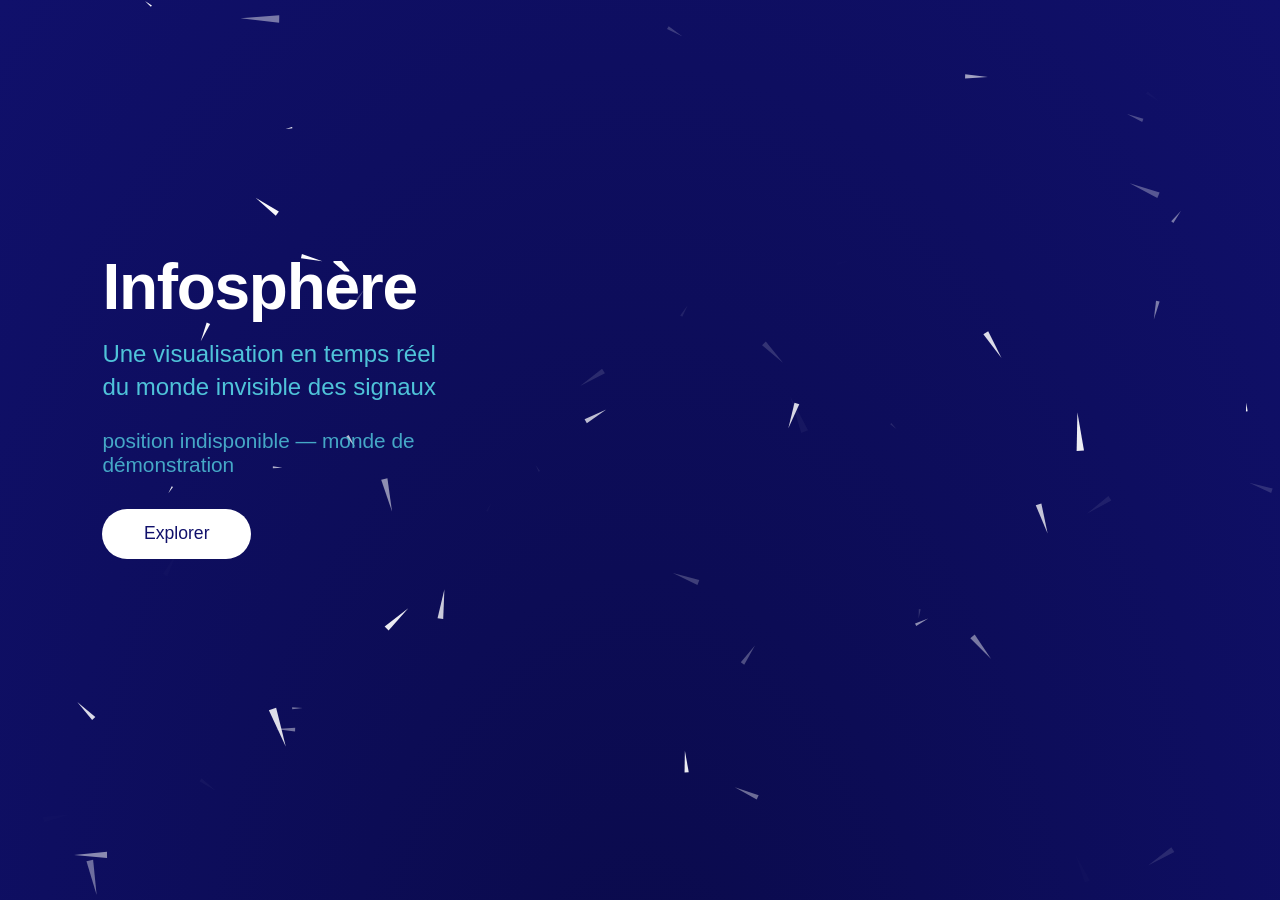
<file: index.html>
<!DOCTYPE html>
<html lang="fr">
<head>
  <meta charset="UTF-8">
  <meta name="viewport" content="width=device-width, initial-scale=1.0, maximum-scale=1.0, user-scalable=no, viewport-fit=cover">
  <meta name="theme-color" content="#10106b">
  <meta name="mobile-web-app-capable" content="yes">
  <meta name="apple-mobile-web-app-capable" content="yes">
  <meta name="apple-mobile-web-app-status-bar-style" content="black-translucent">
  <title>Infosphère — Visualisation des signaux</title>
  <meta name="description" content="Une visualisation 360° en temps réel du monde invisible des signaux numériques : antennes cellulaires, satellites GPS et routeurs Wi-Fi autour de vous.">
  <link rel="manifest" href="manifest.webmanifest">
  <link rel="stylesheet" href="style.css">
</head>
<body>
  <!-- Écran d'accueil -->
  <div id="splash">
    <canvas id="splash-canvas"></canvas>
    <div class="splash-content">
      <h1>Infosphère</h1>
      <p class="subtitle">Une visualisation en temps réel<br>du monde invisible des signaux</p>
      <p id="splash-status">initialisation…</p>
      <button id="start-btn" hidden>Explorer</button>
    </div>
  </div>

  <!-- Vue principale -->
  <main id="app" hidden>
    <canvas id="scene"></canvas>

    <header id="hud">
      <div id="hud-counts">
        <span class="hud-item"><i class="dot dot-cell"></i><span id="count-cell">0</span> antennes</span>
        <span class="hud-item"><i class="dot dot-wifi"></i><span id="count-wifi">0</span> Wi-Fi</span>
        <span class="hud-item"><i class="dot dot-sat"></i><span id="count-sat">0</span> satellites</span>
      </div>
      <div id="hud-coords">—</div>
    </header>

    <div id="compass"><span id="compass-deg">0°</span><span id="compass-dir">N</span></div>

    <!-- Fiche d'information d'un signal -->
    <div id="info-card" hidden>
      <button id="info-close" aria-label="Fermer">×</button>
      <h2 id="info-title">—</h2>
      <p id="info-detail">—</p>
    </div>

    <footer id="hint">Tournez sur vous-même pour explorer · touchez un signal pour les détails</footer>
  </main>

  <script type="module" src="app.js"></script>
</body>
</html>
</file>
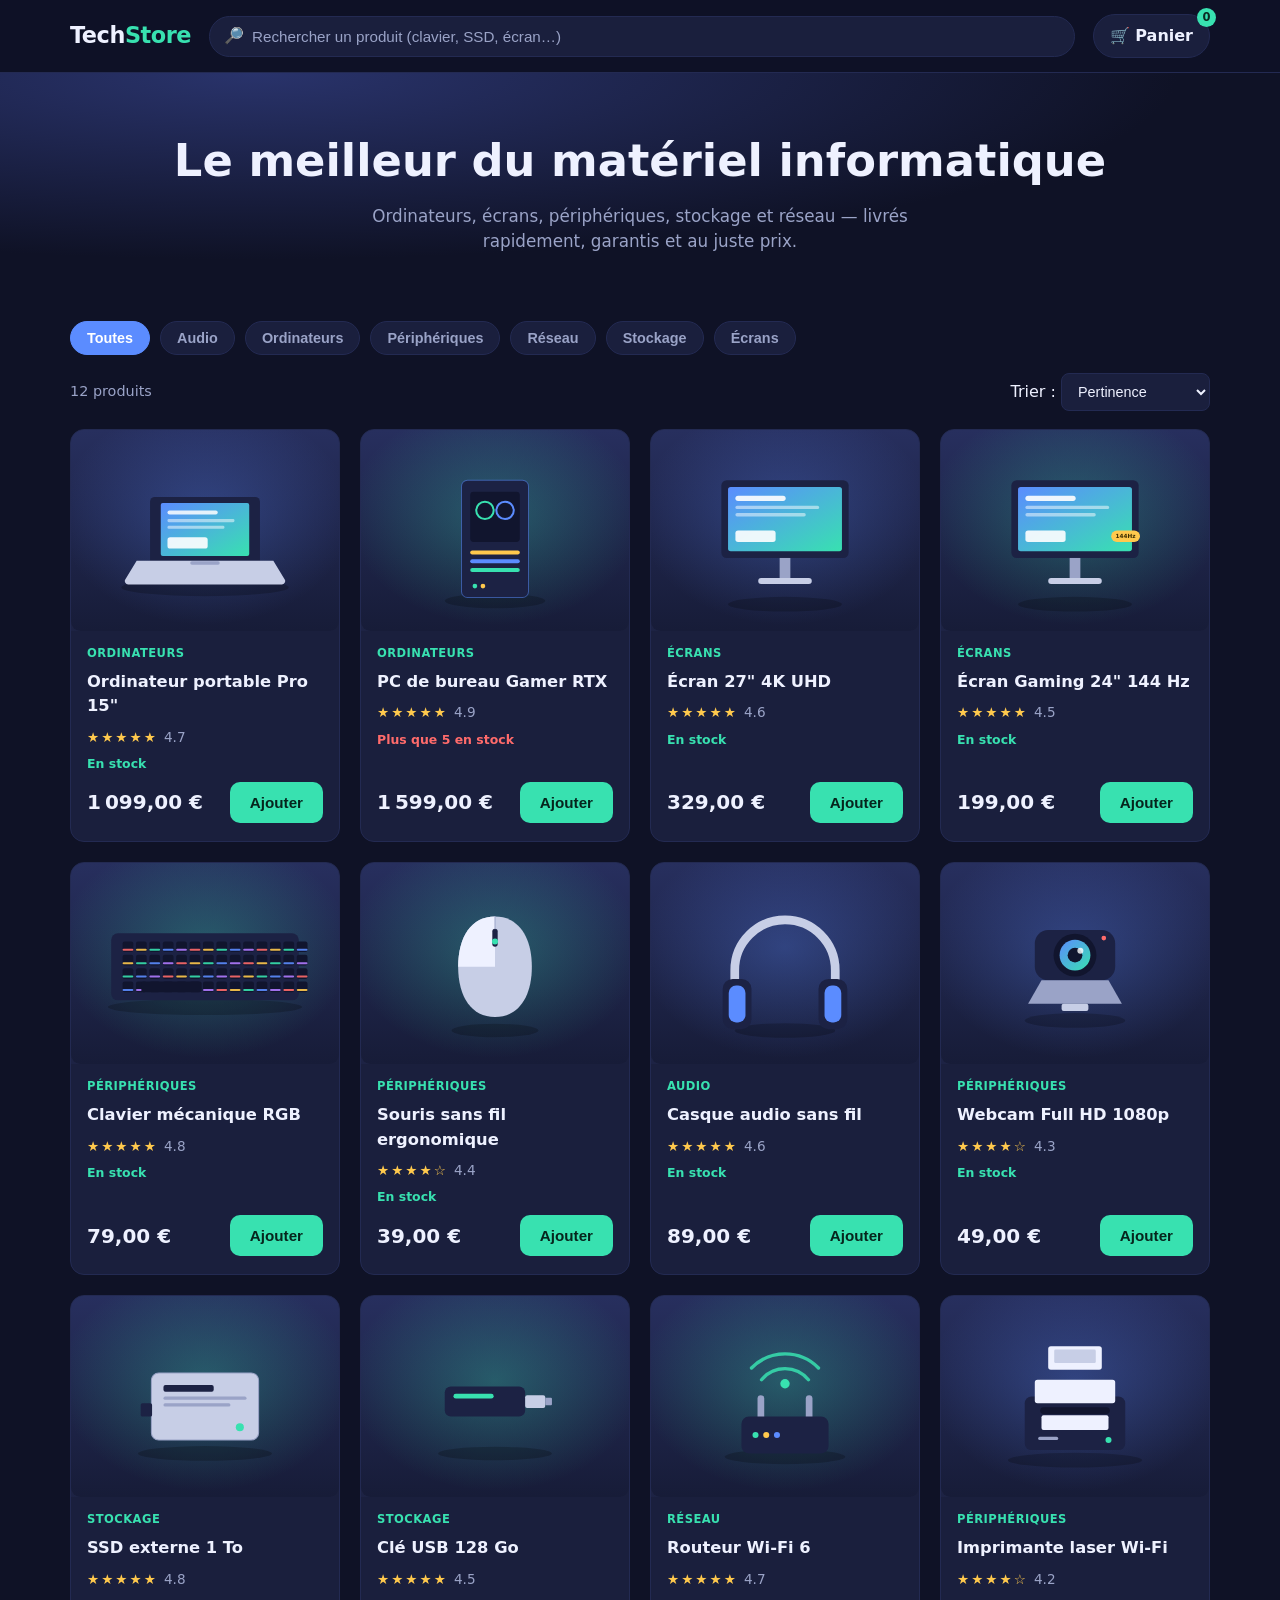
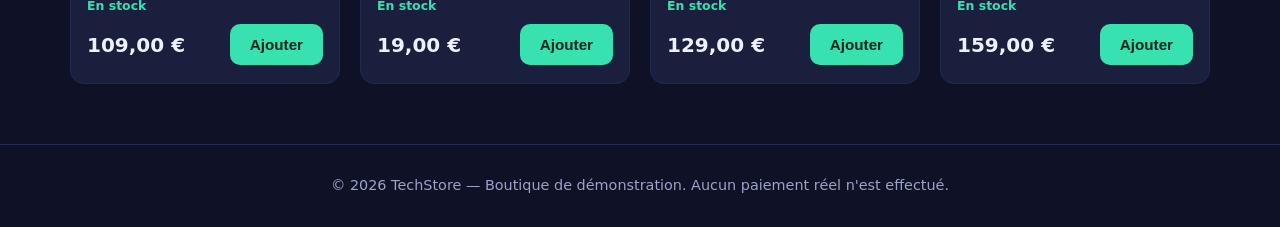
<file: boutique/index.html>
<!DOCTYPE html>
<html lang="fr">
<head>
  <meta charset="UTF-8">
  <meta name="viewport" content="width=device-width, initial-scale=1.0">
  <title>TechStore — Matériel informatique</title>
  <meta name="description" content="Boutique en ligne de matériel informatique : ordinateurs, écrans, périphériques, stockage et réseau à prix malins.">
  <link rel="stylesheet" href="style.css">
</head>
<body>
  <header class="site-header">
    <div class="header-row">
      <a href="index.html" class="logo">Tech<span class="dot">Store</span></a>
      <div class="recherche">
        <span aria-hidden="true">🔎</span>
        <input id="recherche" type="search" placeholder="Rechercher un produit (clavier, SSD, écran…)" autocomplete="off">
      </div>
      <div class="header-actions">
        <a href="panier.html" class="btn-panier">
          🛒 Panier
          <span class="badge" data-badge-panier hidden>0</span>
        </a>
      </div>
    </div>
  </header>

  <section class="hero">
    <h1>Le meilleur du matériel informatique</h1>
    <p>Ordinateurs, écrans, périphériques, stockage et réseau — livrés rapidement, garantis et au juste prix.</p>
  </section>

  <main class="conteneur">
    <div id="filtres" class="filtres"><!-- chips de catégories injectées en JS --></div>

    <div class="barre-tri">
      <span class="compte" id="compte">—</span>
      <label>
        Trier :
        <select id="tri">
          <option value="pertinence">Pertinence</option>
          <option value="prix-asc">Prix croissant</option>
          <option value="prix-desc">Prix décroissant</option>
          <option value="note">Mieux notés</option>
        </select>
      </label>
    </div>

    <div id="grille" class="grille"><!-- cartes injectées en JS --></div>
  </main>

  <footer class="site-footer">
    <div class="conteneur">© 2026 TechStore — Boutique de démonstration. Aucun paiement réel n'est effectué.</div>
  </footer>

  <script src="data.js"></script>
  <script src="boutique.js"></script>
</body>
</html>
</file>
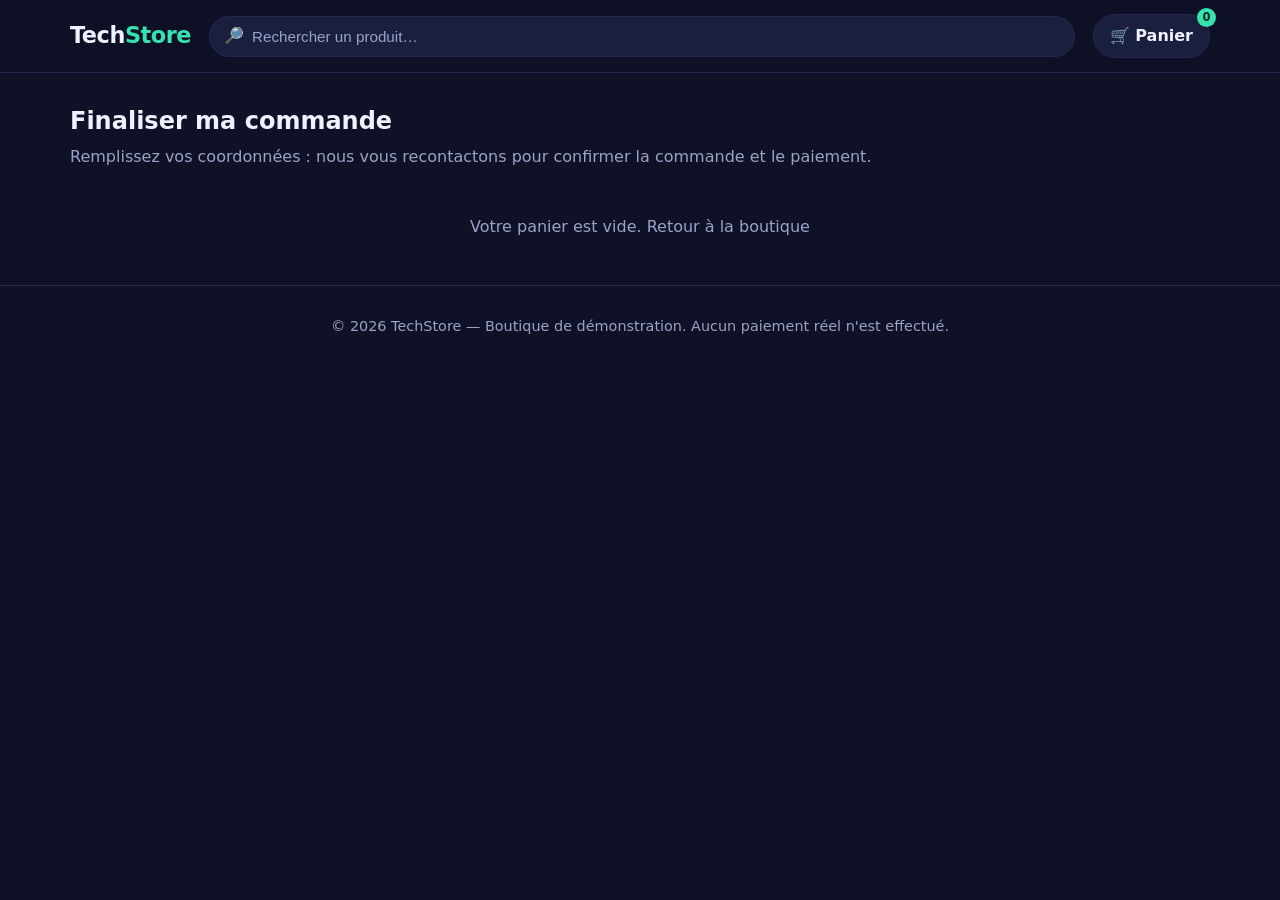
<file: boutique/contact.html>
<!DOCTYPE html>
<html lang="fr">
<head>
  <meta charset="UTF-8">
  <meta name="viewport" content="width=device-width, initial-scale=1.0">
  <title>Commande & contact — TechStore</title>
  <link rel="stylesheet" href="style.css">
</head>
<body>
  <header class="site-header">
    <div class="header-row">
      <a href="index.html" class="logo">Tech<span class="dot">Store</span></a>
      <div class="recherche">
        <span aria-hidden="true">🔎</span>
        <input id="recherche" type="search" placeholder="Rechercher un produit…" autocomplete="off">
      </div>
      <div class="header-actions">
        <a href="panier.html" class="btn-panier">
          🛒 Panier
          <span class="badge" data-badge-panier hidden>0</span>
        </a>
      </div>
    </div>
  </header>

  <main class="conteneur">
    <h1 class="section-titre">Finaliser ma commande</h1>
    <p style="color:var(--muted);margin-top:0">
      Remplissez vos coordonnées : nous vous recontactons pour confirmer la commande et le paiement.
    </p>

    <div id="recap-commande"><!-- récapitulatif injecté en JS --></div>

    <form id="form-commande" class="form-grid" novalidate>
      <div class="champ-double">
        <div class="champ">
          <label for="prenom">Prénom *</label>
          <input id="prenom" name="prenom" required>
        </div>
        <div class="champ">
          <label for="nom">Nom *</label>
          <input id="nom" name="nom" required>
        </div>
      </div>
      <div class="champ-double">
        <div class="champ">
          <label for="email">E-mail *</label>
          <input id="email" name="email" type="email" required>
        </div>
        <div class="champ">
          <label for="tel">Téléphone</label>
          <input id="tel" name="tel" type="tel">
        </div>
      </div>
      <div class="champ">
        <label for="adresse">Adresse de livraison *</label>
        <input id="adresse" name="adresse" required>
      </div>
      <div class="champ-double">
        <div class="champ">
          <label for="cp">Code postal *</label>
          <input id="cp" name="cp" required>
        </div>
        <div class="champ">
          <label for="ville">Ville *</label>
          <input id="ville" name="ville" required>
        </div>
      </div>
      <div class="champ">
        <label for="message">Remarque (optionnel)</label>
        <textarea id="message" name="message" rows="3" placeholder="Instructions de livraison, question…"></textarea>
      </div>
      <button type="submit" class="btn btn-accent btn-block">Valider ma commande</button>
    </form>
  </main>

  <footer class="site-footer">
    <div class="conteneur">© 2026 TechStore — Boutique de démonstration. Aucun paiement réel n'est effectué.</div>
  </footer>

  <script src="data.js"></script>
  <script src="contact.js"></script>
</body>
</html>
</file>
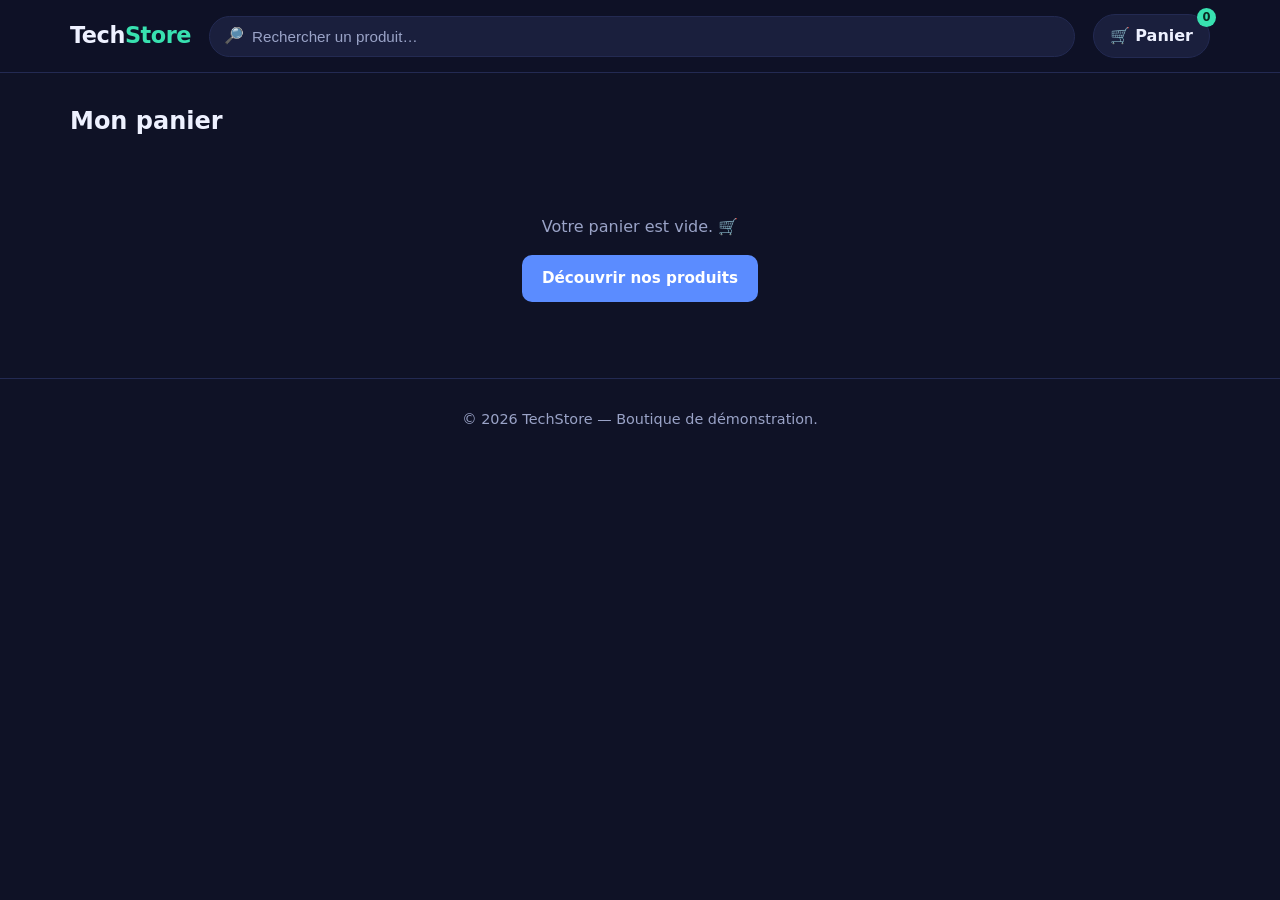
<file: boutique/panier.html>
<!DOCTYPE html>
<html lang="fr">
<head>
  <meta charset="UTF-8">
  <meta name="viewport" content="width=device-width, initial-scale=1.0">
  <title>Mon panier — TechStore</title>
  <link rel="stylesheet" href="style.css">
</head>
<body>
  <header class="site-header">
    <div class="header-row">
      <a href="index.html" class="logo">Tech<span class="dot">Store</span></a>
      <div class="recherche">
        <span aria-hidden="true">🔎</span>
        <input id="recherche" type="search" placeholder="Rechercher un produit…" autocomplete="off">
      </div>
      <div class="header-actions">
        <a href="panier.html" class="btn-panier">
          🛒 Panier
          <span class="badge" data-badge-panier hidden>0</span>
        </a>
      </div>
    </div>
  </header>

  <main class="conteneur">
    <h1 class="section-titre">Mon panier</h1>
    <div id="contenu"><!-- injecté en JS --></div>
  </main>

  <footer class="site-footer">
    <div class="conteneur">© 2026 TechStore — Boutique de démonstration.</div>
  </footer>

  <script src="data.js"></script>
  <script src="panier.js"></script>
</body>
</html>
</file>
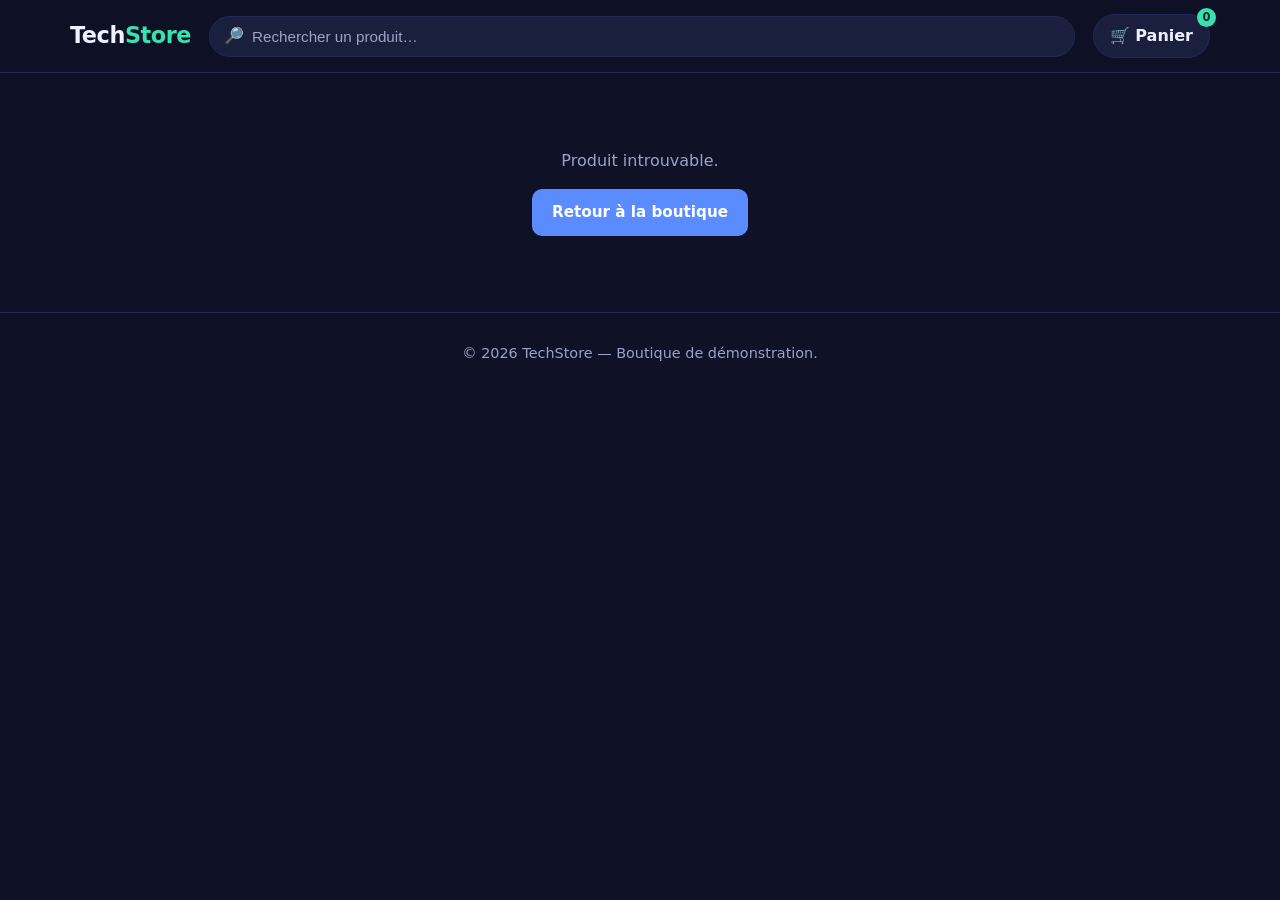
<file: boutique/produit.html>
<!DOCTYPE html>
<html lang="fr">
<head>
  <meta charset="UTF-8">
  <meta name="viewport" content="width=device-width, initial-scale=1.0">
  <title>Produit — TechStore</title>
  <link rel="stylesheet" href="style.css">
</head>
<body>
  <header class="site-header">
    <div class="header-row">
      <a href="index.html" class="logo">Tech<span class="dot">Store</span></a>
      <div class="recherche">
        <span aria-hidden="true">🔎</span>
        <input id="recherche" type="search" placeholder="Rechercher un produit…" autocomplete="off">
      </div>
      <div class="header-actions">
        <a href="panier.html" class="btn-panier">
          🛒 Panier
          <span class="badge" data-badge-panier hidden>0</span>
        </a>
      </div>
    </div>
  </header>

  <main class="conteneur" id="contenu">
    <!-- Injecté en JS selon l'identifiant du produit -->
  </main>

  <footer class="site-footer">
    <div class="conteneur">© 2026 TechStore — Boutique de démonstration.</div>
  </footer>

  <script src="data.js"></script>
  <script src="produit.js"></script>
</body>
</html>
</file>
<file: style.css>
:root {
  --bg: #10106b;
  --bg-deep: #0a0a4a;
  --ink: #ffffff;
  --accent: #4fc3d9;
  --cell: #ff8a5c;
  --wifi: #7ee8a2;
  --sat: #f5d76e;
}

* { margin: 0; padding: 0; box-sizing: border-box; }

html, body {
  height: 100%;
  overflow: hidden;
  background: var(--bg);
  color: var(--ink);
  font-family: "IBM Plex Sans", "Helvetica Neue", Arial, sans-serif;
  -webkit-tap-highlight-color: transparent;
  touch-action: none;
}

canvas { display: block; }

/* ---------- Splash ---------- */
#splash {
  position: fixed;
  inset: 0;
  z-index: 20;
  background: radial-gradient(ellipse at 50% 120%, var(--bg-deep), var(--bg));
}

#splash-canvas {
  position: absolute;
  inset: 0;
  width: 100%;
  height: 100%;
}

.splash-content {
  position: relative;
  z-index: 1;
  padding: 28vh 8vw 0;
  max-width: 560px;
}

.splash-content h1 {
  font-size: clamp(2.4rem, 11vw, 4rem);
  font-weight: 600;
  line-height: 1.1;
  letter-spacing: -0.02em;
}

.splash-content .subtitle {
  margin-top: 1rem;
  font-size: clamp(1.1rem, 5vw, 1.5rem);
  line-height: 1.35;
  color: var(--accent);
}

#splash-status {
  margin-top: 1.6rem;
  font-size: clamp(1rem, 4.5vw, 1.3rem);
  color: var(--accent);
  opacity: 0.85;
}

#start-btn {
  margin-top: 2rem;
  padding: 0.9rem 2.6rem;
  font-size: 1.1rem;
  font-family: inherit;
  color: var(--bg);
  background: var(--ink);
  border: none;
  border-radius: 999px;
  cursor: pointer;
}
#start-btn:active { transform: scale(0.97); }

/* ---------- HUD ---------- */
#app { position: fixed; inset: 0; }
#scene { position: absolute; inset: 0; width: 100%; height: 100%; }

#hud {
  position: absolute;
  top: 0; left: 0; right: 0;
  padding: calc(env(safe-area-inset-top, 0px) + 12px) 16px 10px;
  display: flex;
  justify-content: space-between;
  align-items: baseline;
  gap: 12px;
  font-size: 0.8rem;
  background: linear-gradient(rgba(10, 10, 74, 0.75), transparent);
  pointer-events: none;
}

#hud-counts { display: flex; flex-wrap: wrap; gap: 4px 14px; }
.hud-item { white-space: nowrap; opacity: 0.9; }
#hud-coords { font-variant-numeric: tabular-nums; opacity: 0.6; white-space: nowrap; }

.dot {
  display: inline-block;
  width: 8px; height: 8px;
  border-radius: 50%;
  margin-right: 5px;
}
.dot-cell { background: var(--cell); }
.dot-wifi { background: var(--wifi); }
.dot-sat  { background: var(--sat); }

#compass {
  position: absolute;
  top: calc(env(safe-area-inset-top, 0px) + 44px);
  right: 16px;
  text-align: right;
  font-variant-numeric: tabular-nums;
  font-size: 0.9rem;
  opacity: 0.7;
  pointer-events: none;
}
#compass-dir { margin-left: 6px; font-weight: 600; }

/* ---------- Info card ---------- */
#info-card {
  position: absolute;
  left: 16px; right: 16px;
  bottom: calc(env(safe-area-inset-bottom, 0px) + 56px);
  padding: 16px 44px 16px 18px;
  background: rgba(10, 10, 74, 0.92);
  border: 1px solid rgba(79, 195, 217, 0.4);
  border-radius: 12px;
  backdrop-filter: blur(6px);
}
#info-card h2 { font-size: 1.05rem; font-weight: 600; }
#info-card p { margin-top: 6px; font-size: 0.85rem; line-height: 1.45; opacity: 0.85; }

#info-close {
  position: absolute;
  top: 6px; right: 6px;
  width: 34px; height: 34px;
  font-size: 1.4rem;
  color: var(--ink);
  background: none;
  border: none;
  cursor: pointer;
  opacity: 0.7;
}

/* ---------- Hint ---------- */
#hint {
  position: absolute;
  left: 0; right: 0;
  bottom: calc(env(safe-area-inset-bottom, 0px) + 14px);
  text-align: center;
  font-size: 0.75rem;
  opacity: 0.55;
  pointer-events: none;
  transition: opacity 1.2s;
}
#hint.faded { opacity: 0; }

[hidden] { display: none !important; }
</file>
<file: boutique/style.css>
/* TechStore — feuille de style commune à toutes les pages */

:root {
  --bg: #0f1226;
  --surface: #1a1f3d;
  --surface-2: #232a52;
  --text: #eef1ff;
  --muted: #9aa3c7;
  --accent: #5b8cff;
  --accent-2: #38e1b0;
  --danger: #ff6b6b;
  --star: #ffc94d;
  --radius: 14px;
  --shadow: 0 8px 30px rgba(0, 0, 0, 0.35);
}

* { box-sizing: border-box; }

body {
  margin: 0;
  font-family: system-ui, -apple-system, "Segoe UI", Roboto, sans-serif;
  background: var(--bg);
  color: var(--text);
  line-height: 1.5;
}

a { color: inherit; text-decoration: none; }
img { max-width: 100%; }

.conteneur { max-width: 1180px; margin: 0 auto; padding: 0 20px; }

/* ----------------------------------------------------------------- En-tête */

.site-header {
  position: sticky;
  top: 0;
  z-index: 20;
  background: rgba(15, 18, 38, 0.92);
  backdrop-filter: blur(10px);
  border-bottom: 1px solid var(--surface-2);
}

.header-row {
  display: flex;
  align-items: center;
  gap: 18px;
  padding: 14px 20px;
  max-width: 1180px;
  margin: 0 auto;
}

.logo {
  font-size: 1.4rem;
  font-weight: 800;
  letter-spacing: -0.02em;
  white-space: nowrap;
}
.logo .dot { color: var(--accent-2); }

.recherche {
  flex: 1;
  display: flex;
  align-items: center;
  background: var(--surface);
  border: 1px solid var(--surface-2);
  border-radius: 999px;
  padding: 0 14px;
  min-width: 0;
}
.recherche input {
  flex: 1;
  background: none;
  border: none;
  outline: none;
  color: var(--text);
  font-size: 0.95rem;
  padding: 11px 8px;
  min-width: 0;
}
.recherche input::placeholder { color: var(--muted); }

.header-actions { display: flex; align-items: center; gap: 14px; }

.btn-panier {
  position: relative;
  display: inline-flex;
  align-items: center;
  gap: 8px;
  background: var(--surface);
  border: 1px solid var(--surface-2);
  padding: 9px 16px;
  border-radius: 999px;
  font-weight: 600;
  white-space: nowrap;
}
.btn-panier:hover { border-color: var(--accent); }

.badge {
  position: absolute;
  top: -7px;
  right: -7px;
  background: var(--accent-2);
  color: #0a2b22;
  font-size: 0.72rem;
  font-weight: 800;
  min-width: 19px;
  height: 19px;
  border-radius: 999px;
  display: grid;
  place-items: center;
  padding: 0 5px;
}

/* ------------------------------------------------------------------ Bouton */

.btn {
  display: inline-flex;
  align-items: center;
  justify-content: center;
  gap: 8px;
  border: none;
  border-radius: 10px;
  padding: 12px 20px;
  font-size: 0.95rem;
  font-weight: 700;
  cursor: pointer;
  transition: transform 0.08s ease, filter 0.15s ease;
}
.btn:active { transform: translateY(1px); }
.btn-primary { background: var(--accent); color: #fff; }
.btn-primary:hover { filter: brightness(1.1); }
.btn-accent { background: var(--accent-2); color: #06251d; }
.btn-accent:hover { filter: brightness(1.05); }
.btn-ghost { background: var(--surface-2); color: var(--text); }
.btn-ghost:hover { filter: brightness(1.2); }
.btn-block { width: 100%; }

/* -------------------------------------------------------------------- Héro */

.hero {
  background: radial-gradient(120% 140% at 20% 0%, #29336b 0%, var(--bg) 60%);
  padding: 54px 0 40px;
  text-align: center;
}
.hero h1 { font-size: clamp(1.8rem, 5vw, 2.8rem); margin: 0 0 10px; }
.hero p { color: var(--muted); max-width: 560px; margin: 0 auto; font-size: 1.05rem; }

/* -------------------------------------------------------------- Catégories */

.filtres {
  display: flex;
  flex-wrap: wrap;
  gap: 10px;
  margin: 26px 0 8px;
  align-items: center;
}
.chip {
  background: var(--surface);
  border: 1px solid var(--surface-2);
  color: var(--muted);
  padding: 8px 16px;
  border-radius: 999px;
  font-size: 0.9rem;
  font-weight: 600;
  cursor: pointer;
}
.chip:hover { color: var(--text); }
.chip.actif { background: var(--accent); border-color: var(--accent); color: #fff; }

.barre-tri {
  display: flex;
  justify-content: space-between;
  align-items: center;
  gap: 12px;
  margin: 18px 0;
  flex-wrap: wrap;
}
.barre-tri .compte { color: var(--muted); font-size: 0.9rem; }
.barre-tri select {
  background: var(--surface);
  color: var(--text);
  border: 1px solid var(--surface-2);
  border-radius: 8px;
  padding: 9px 12px;
  font-size: 0.9rem;
}

/* ------------------------------------------------------------ Grille produits */

.grille {
  display: grid;
  grid-template-columns: repeat(auto-fill, minmax(230px, 1fr));
  gap: 20px;
  padding-bottom: 60px;
}

.carte {
  background: var(--surface);
  border: 1px solid var(--surface-2);
  border-radius: var(--radius);
  overflow: hidden;
  display: flex;
  flex-direction: column;
  transition: transform 0.12s ease, border-color 0.15s ease;
}
.carte:hover { transform: translateY(-4px); border-color: var(--accent); }

.carte-img {
  display: block;
  background: linear-gradient(160deg, var(--surface-2), var(--surface));
  aspect-ratio: 4 / 3;
}
.carte-img img { width: 100%; height: 100%; object-fit: cover; display: block; }
.carte-corps { padding: 14px 16px 18px; display: flex; flex-direction: column; gap: 8px; flex: 1; }
.carte-cat { color: var(--accent-2); font-size: 0.72rem; font-weight: 700; text-transform: uppercase; letter-spacing: 0.04em; }
.carte-nom { font-size: 1.02rem; font-weight: 700; margin: 0; }
.carte-note { color: var(--star); font-size: 0.85rem; letter-spacing: 2px; }
.carte-note span { color: var(--muted); letter-spacing: normal; margin-left: 6px; }
.carte-bas { display: flex; align-items: center; justify-content: space-between; gap: 8px; margin-top: auto; }
.carte-prix { font-size: 1.25rem; font-weight: 800; }
.stock-bas { color: var(--danger); font-size: 0.78rem; font-weight: 600; }
.stock-ok { color: var(--accent-2); font-size: 0.78rem; font-weight: 600; }

.vide {
  text-align: center;
  color: var(--muted);
  padding: 60px 20px;
  grid-column: 1 / -1;
}

/* ----------------------------------------------------------- Fiche produit */

.fil { color: var(--muted); font-size: 0.88rem; margin: 22px 0; }
.fil a:hover { color: var(--text); }

.produit-detail {
  display: grid;
  grid-template-columns: 1fr 1fr;
  gap: 36px;
  padding-bottom: 50px;
}
.produit-visuel {
  background: linear-gradient(160deg, var(--surface-2), var(--surface));
  border-radius: var(--radius);
  overflow: hidden;
  display: grid;
  place-items: center;
  min-height: 340px;
}
.produit-visuel img { width: 100%; height: 100%; object-fit: cover; }
.produit-info h1 { margin: 6px 0 10px; font-size: 1.9rem; }
.produit-info .marque { color: var(--muted); }
.produit-info .prix-gros { font-size: 2.2rem; font-weight: 800; margin: 16px 0; }
.specs { list-style: none; padding: 0; margin: 18px 0; display: grid; gap: 8px; }
.specs li { padding-left: 24px; position: relative; color: var(--text); }
.specs li::before { content: "✓"; position: absolute; left: 0; color: var(--accent-2); font-weight: 800; }
.qte-row { display: flex; align-items: center; gap: 14px; margin: 22px 0; }
.qte-ctrl { display: inline-flex; align-items: center; background: var(--surface); border: 1px solid var(--surface-2); border-radius: 10px; }
.qte-ctrl button { background: none; border: none; color: var(--text); font-size: 1.3rem; width: 42px; height: 42px; cursor: pointer; }
.qte-ctrl span { min-width: 36px; text-align: center; font-weight: 700; }

/* ------------------------------------------------------------------ Panier */

.panier-table { width: 100%; border-collapse: collapse; margin: 10px 0 24px; }
.panier-table th { text-align: left; color: var(--muted); font-size: 0.8rem; text-transform: uppercase; letter-spacing: 0.04em; padding: 10px; border-bottom: 1px solid var(--surface-2); }
.panier-table td { padding: 14px 10px; border-bottom: 1px solid var(--surface-2); vertical-align: middle; }
.panier-prod { display: flex; align-items: center; gap: 14px; }
.panier-prod .ico { width: 60px; height: 45px; object-fit: cover; border-radius: 8px; flex-shrink: 0; }
.recap img.mini { width: 30px; height: 23px; object-fit: cover; border-radius: 5px; vertical-align: middle; }
.panier-prod strong { display: block; }
.lien-suppr { background: none; border: none; color: var(--danger); cursor: pointer; font-size: 0.85rem; padding: 0; }
.lien-suppr:hover { text-decoration: underline; }

.recap {
  background: var(--surface);
  border: 1px solid var(--surface-2);
  border-radius: var(--radius);
  padding: 22px;
  max-width: 380px;
  margin-left: auto;
}
.recap-ligne { display: flex; justify-content: space-between; padding: 7px 0; color: var(--muted); }
.recap-total { display: flex; justify-content: space-between; padding: 14px 0 4px; margin-top: 8px; border-top: 1px solid var(--surface-2); font-size: 1.3rem; font-weight: 800; color: var(--text); }

/* ----------------------------------------------------------------- Formulaire */

.form-grid { display: grid; gap: 16px; max-width: 620px; }
.champ { display: flex; flex-direction: column; gap: 6px; }
.champ label { font-size: 0.9rem; font-weight: 600; }
.champ input, .champ textarea {
  background: var(--surface);
  border: 1px solid var(--surface-2);
  border-radius: 10px;
  padding: 12px 14px;
  color: var(--text);
  font-size: 0.95rem;
  font-family: inherit;
}
.champ input:focus, .champ textarea:focus { outline: none; border-color: var(--accent); }
.champ-double { display: grid; grid-template-columns: 1fr 1fr; gap: 16px; }

.confirmation {
  background: rgba(56, 225, 176, 0.12);
  border: 1px solid var(--accent-2);
  border-radius: var(--radius);
  padding: 24px;
  text-align: center;
}
.confirmation h2 { margin: 0 0 8px; color: var(--accent-2); }

.section-titre { margin: 30px 0 6px; font-size: 1.5rem; }

/* -------------------------------------------------------------------- Toast */

#toast {
  position: fixed;
  bottom: 26px;
  left: 50%;
  transform: translateX(-50%) translateY(20px);
  background: var(--accent-2);
  color: #06251d;
  font-weight: 700;
  padding: 13px 22px;
  border-radius: 999px;
  box-shadow: var(--shadow);
  opacity: 0;
  pointer-events: none;
  transition: opacity 0.2s ease, transform 0.2s ease;
  z-index: 50;
}
#toast.visible { opacity: 1; transform: translateX(-50%) translateY(0); }

/* -------------------------------------------------------------- Pied de page */

.site-footer {
  border-top: 1px solid var(--surface-2);
  color: var(--muted);
  padding: 30px 0;
  text-align: center;
  font-size: 0.9rem;
}

/* ----------------------------------------------------------------- Mobile */

@media (max-width: 720px) {
  .produit-detail { grid-template-columns: 1fr; }
  .header-row { flex-wrap: wrap; }
  .recherche { order: 3; flex-basis: 100%; }
  .champ-double { grid-template-columns: 1fr; }
  .recap { max-width: none; }
}
</file>
